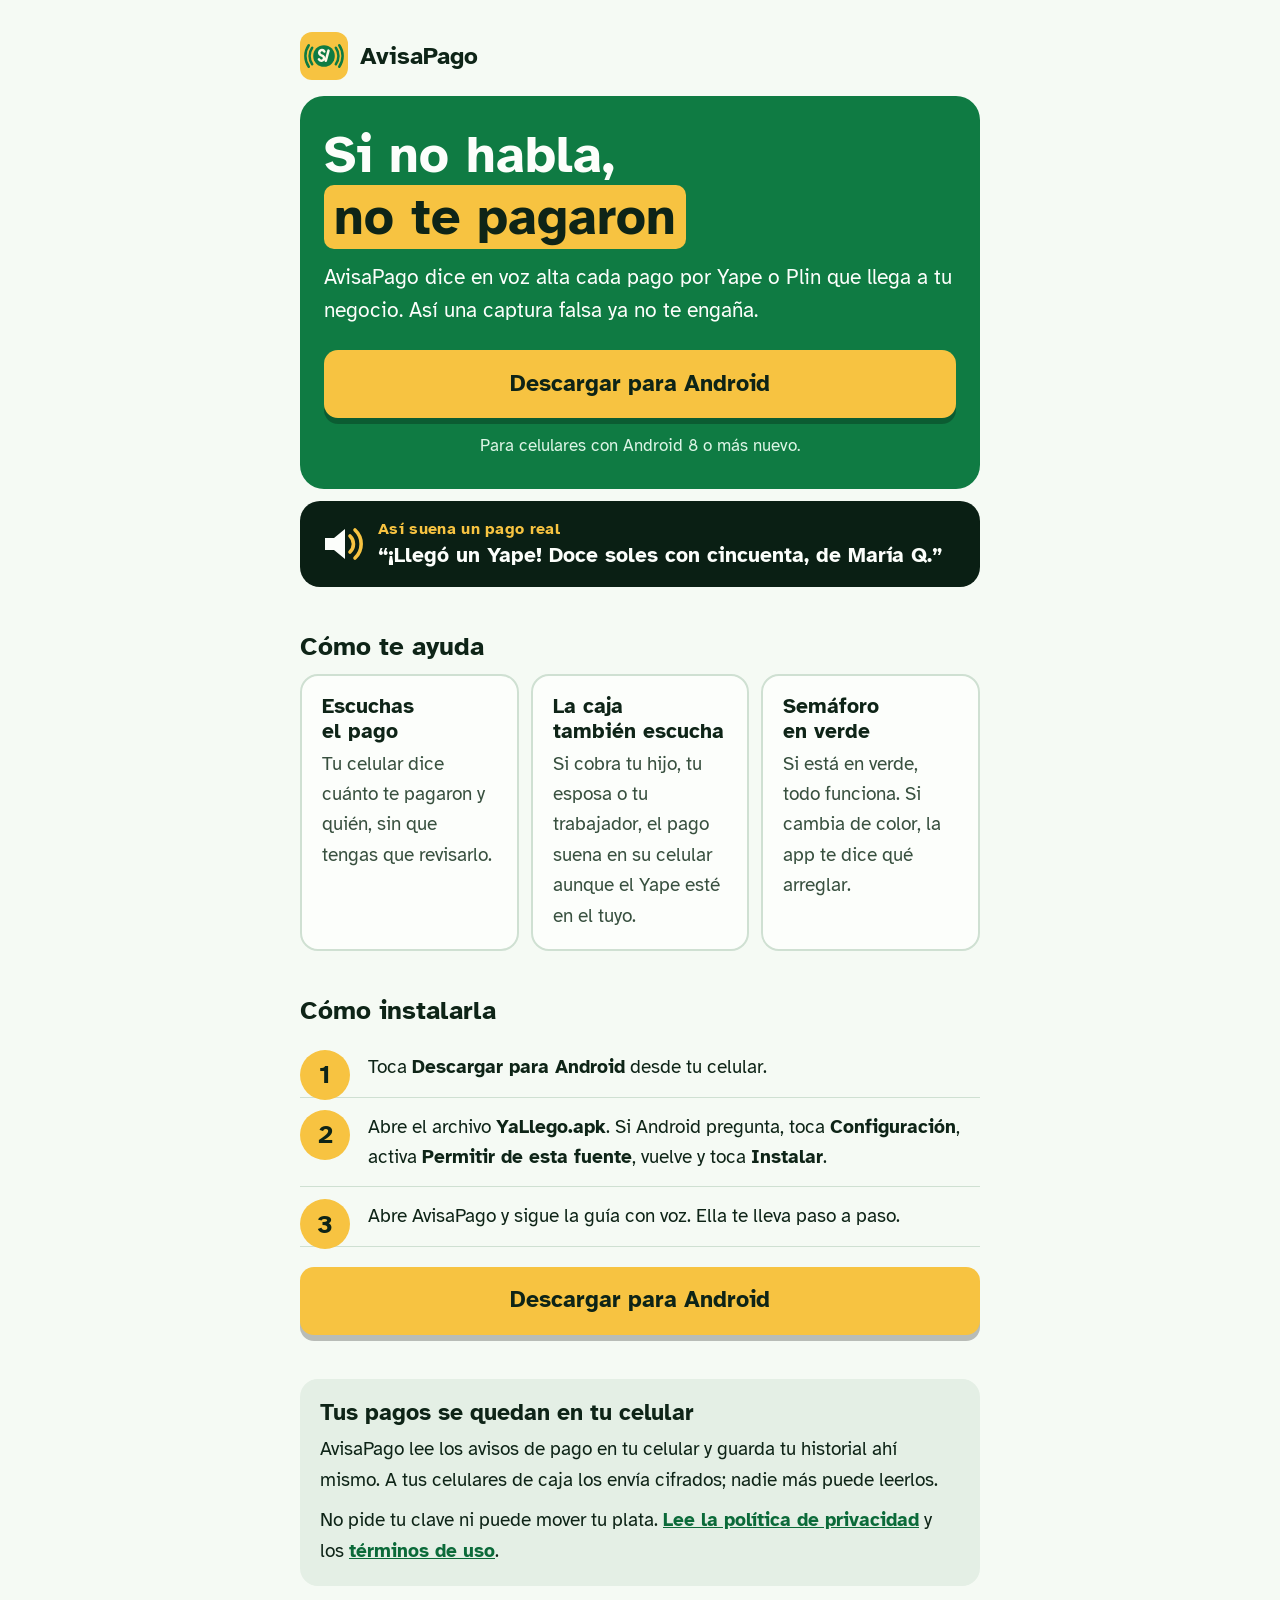
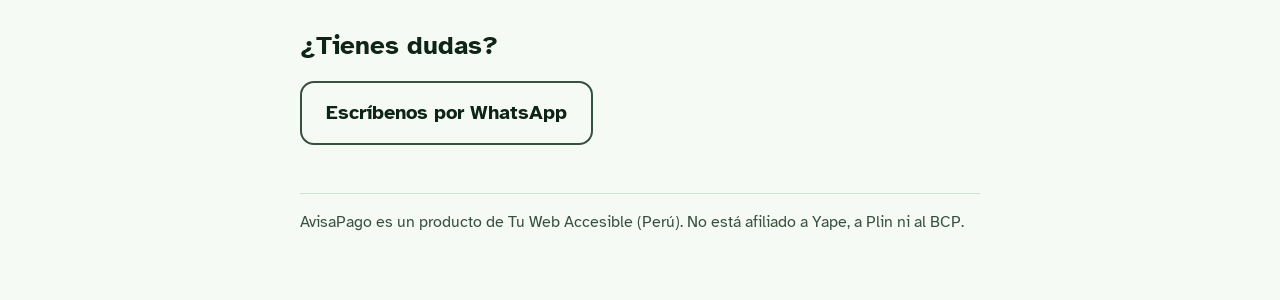
<file: index.html>
<!doctype html>
<html lang="es-PE">
<head>
<meta charset="utf-8"><meta name="viewport" content="width=device-width,initial-scale=1">
<title>AvisaPago: escucha cada pago que llega a tu negocio</title>
<meta name="description" content="AvisaPago te avisa en voz alta cada pago por Yape o Plin, también en el celular de tu caja. Si no habla, no te pagaron.">
<meta name="theme-color" content="#0F7B43">
<meta property="og:type" content="website">
<meta property="og:locale" content="es_PE">
<meta property="og:title" content="AvisaPago: si no habla, no te pagaron">
<meta property="og:description" content="Tu celular dice en voz alta cada pago que llega a tu negocio, también en el celular de tu caja.">
<meta property="og:url" content="https://manoly24096.github.io/yapevoz-descargas/">
<meta property="og:image" content="https://manoly24096.github.io/yapevoz-descargas/compartir.png">
<meta property="og:image:width" content="1200"><meta property="og:image:height" content="630">
<meta name="twitter:card" content="summary_large_image">
<link rel="icon" href="icono.svg" type="image/svg+xml">
<link rel="preconnect" href="https://fonts.googleapis.com"><link rel="preconnect" href="https://fonts.gstatic.com" crossorigin><link href="https://fonts.googleapis.com/css2?family=Atkinson+Hyperlegible:wght@400;700&display=swap" rel="stylesheet">
<link rel="stylesheet" href="estilo.css">
</head>
<body><main>

<!-- Navegadores dentro de apps (TikTok, Facebook, Instagram…) bloquean la descarga del APK sin avisar. -->
<section id="dentro-app" class="dentro-app" hidden>
<h2>Ábrelo en Chrome para descargar</h2>
<p id="aviso-texto">Estás viendo esta página dentro de <b id="app-nombre">otra app</b>, y desde aquí Android no deja descargar AvisaPago.</p>
<a id="abrir-chrome" class="boton grande" href="#">Abrir en Chrome</a>
<button id="copiar-enlace" class="boton linea" type="button">Copiar enlace</button>
<p class="nota">¿No se abre? Toca <b>⋯</b> arriba a la derecha y elige <b>Abrir en el navegador</b>. O copia el enlace y pégalo en Chrome.</p>
</section>

<p class="marca">
<svg viewBox="14 14 80 80" aria-hidden="true"><rect x="14" y="14" width="80" height="80" rx="20" fill="#F7C341"/><path fill="#0F7B43" d="M54,36A18,18 0 1,1 54,72A18,18 0 1,1 54,36Z"/><path d="M54.5,46.5A4.5,4.5 0 1,0 50,53A4.5,4.5 0 1,1 45.5,59.5M57,62L61.5,45" fill="none" stroke="#FFF8E7" stroke-width="4.2" stroke-linecap="round" stroke-linejoin="round"/><path d="M73.7,40.2A24,24 0 0,1 73.7,67.8M79.4,36.2A31,31 0 0,1 79.4,71.8M34.3,40.2A24,24 0 0,0 34.3,67.8M28.6,36.2A31,31 0 0,0 28.6,71.8" fill="none" stroke="#0F7B43" stroke-width="4.2" stroke-linecap="round"/></svg>
AvisaPago
</p>

<section class="portada">
<h1>Si no habla, <span>no te pagaron</span></h1>
<p>AvisaPago dice en voz alta cada pago por Yape o Plin que llega a tu negocio. Así una captura falsa ya no te engaña.</p>
<a class="boton grande" href="https://github.com/manoly24096/yapevoz-descargas/releases/latest/download/YaLlego.apk">Descargar para Android</a>
<p class="nota">Para celulares con Android 8 o más nuevo.</p>
<p class="nota" id="desde-app" hidden><a href="#dentro-app" id="ver-ayuda">¿Lo abriste desde TikTok, Facebook o Instagram? Toca aquí</a></p>
</section>

<div class="voz">
<svg viewBox="0 0 44 44" aria-hidden="true"><path d="M5 16h9l11-9v30l-11-9H5z" fill="#FCFEFB"/><path d="M30 14a11 11 0 0 1 0 16M35 8a19 19 0 0 1 0 28" fill="none" stroke="#F7C341" stroke-width="3.6" stroke-linecap="round"/></svg>
<p><small>Así suena un pago real</small>“¡Llegó un Yape! Doce soles con cincuenta, de María Q.”</p>
</div>

<h2>Cómo te ayuda</h2>
<ul class="puntos">
<li><h3>Escuchas el pago</h3><p>Tu celular dice cuánto te pagaron y quién, sin que tengas que revisarlo.</p></li>
<li><h3>La caja también escucha</h3><p>Si cobra tu hijo, tu esposa o tu trabajador, el pago suena en su celular aunque el Yape esté en el tuyo.</p></li>
<li><h3>Semáforo en verde</h3><p>Si está en verde, todo funciona. Si cambia de color, la app te dice qué arreglar.</p></li>
</ul>

<h2>Cómo instalarla</h2>
<ol class="pasos">
<li>Toca <b>Descargar para Android</b> desde tu celular.</li>
<li>Abre el archivo <b>YaLlego.apk</b>. Si Android pregunta, toca <b>Configuración</b>, activa <b>Permitir de esta fuente</b>, vuelve y toca <b>Instalar</b>.</li>
<li>Abre AvisaPago y sigue la guía con voz. Ella te lleva paso a paso.</li>
</ol>
<a class="boton grande" href="https://github.com/manoly24096/yapevoz-descargas/releases/latest/download/YaLlego.apk">Descargar para Android</a>

<section class="confianza">
<h2>Tus pagos se quedan en tu celular</h2>
<p>AvisaPago lee los avisos de pago en tu celular y guarda tu historial ahí mismo. A tus celulares de caja los envía cifrados; nadie más puede leerlos.</p>
<p>No pide tu clave ni puede mover tu plata. <a href="privacidad.html">Lee la política de privacidad</a> y los <a href="terminos.html">términos de uso</a>.</p>
</section>

<h2>¿Tienes dudas?</h2>
<a class="boton linea" href="https://wa.me/51921773497?text=Hola%2C%20quiero%20informaci%C3%B3n%20de%20AvisaPago">Escríbenos por WhatsApp</a>

<footer>AvisaPago es un producto de Tu Web Accesible (Perú). No está afiliado a Yape, a Plin ni al BCP.</footer>
</main>
<script>
(function () {
  var ua = navigator.userAgent || '';
  var url = 'https://manoly24096.github.io/yapevoz-descargas/';
  var aviso = document.getElementById('dentro-app');
  var titulo = aviso.querySelector('h2');
  var texto = document.getElementById('aviso-texto');

  // Diagnóstico: abrir la web con #ua muestra cómo se identifica el navegador (para soporte).
  if (location.hash === '#ua') {
    var d = document.createElement('p'); d.className = 'nota'; d.style.wordBreak = 'break-all';
    d.textContent = ua; document.querySelector('main').prepend(d);
  }
  if (!/Android/i.test(ua)) return;

  document.getElementById('abrir-chrome').href = 'intent://manoly24096.github.io/yapevoz-descargas/#Intent;scheme=https;package=com.android.chrome;S.browser_fallback_url=' + encodeURIComponent(url) + ';end';
  var copiar = document.getElementById('copiar-enlace');
  copiar.addEventListener('click', function () {
    var listo = function () { copiar.textContent = 'Enlace copiado ✓'; };
    if (navigator.clipboard) navigator.clipboard.writeText(url).then(listo, function () { prompt('Copia este enlace:', url); });
    else prompt('Copia este enlace:', url);
  });
  function mostrar() { aviso.hidden = false; aviso.scrollIntoView({ behavior: 'smooth', block: 'start' }); }

  // 0) Enlace fijo bajo el botón (siempre en Android): no depende de reconocer el navegador.
  var desde = document.getElementById('desde-app');
  desde.hidden = false;
  function generico(t, extra) {
    titulo.textContent = t;
    texto.textContent = 'Desde TikTok, Facebook o Instagram Android no deja descargar AvisaPago. Ábrelo en Chrome y toca Descargar ahí.' + (extra || '');
  }
  document.getElementById('ver-ayuda').addEventListener('click', function (e) {
    e.preventDefault(); desde.hidden = true; generico('Ábrelo en Chrome para descargar'); mostrar();
  });

  // 1) Navegador dentro de una app conocida: se avisa desde el inicio y Descargar lleva al aviso.
  var apps = [[/musical_ly|Bytedance|TikTok|trill_|aweme/i, 'TikTok'], [/FBAN|FBAV|FB_IAB|FBIOS/i, 'Facebook'],
    [/Instagram/i, 'Instagram'], [/Snapchat/i, 'Snapchat'], [/\bLine\//i, 'LINE'], [/; wv\)/, 'otra app']];
  var nombre = null;
  for (var i = 0; i < apps.length; i++) if (apps[i][0].test(ua)) { nombre = apps[i][1]; break; }
  var botones = document.querySelectorAll('a[href$="YaLlego.apk"]');
  if (nombre) {
    document.getElementById('app-nombre').textContent = nombre;
    desde.hidden = true;
    aviso.hidden = false;
    for (var j = 0; j < botones.length; j++) botones[j].addEventListener('click', function (e) { e.preventDefault(); mostrar(); });
    return;
  }

  // 2) Si no se reconoce el navegador: tras tocar Descargar, si a los 4 s la página sigue a la vista,
  //    se ofrece la misma ayuda (en Chrome normal la descarga ya empezó y el aviso no estorba).
  for (var k = 0; k < botones.length; k++) botones[k].addEventListener('click', function () {
    setTimeout(function () {
      if (document.visibilityState !== 'visible' || !aviso.hidden) return;
      generico('¿No empezó la descarga?', ' Si la descarga sí empezó, ignora este aviso.');
      desde.hidden = true;
      mostrar();
    }, 4000);
  });
})();
</script>
</body></html>
</file>
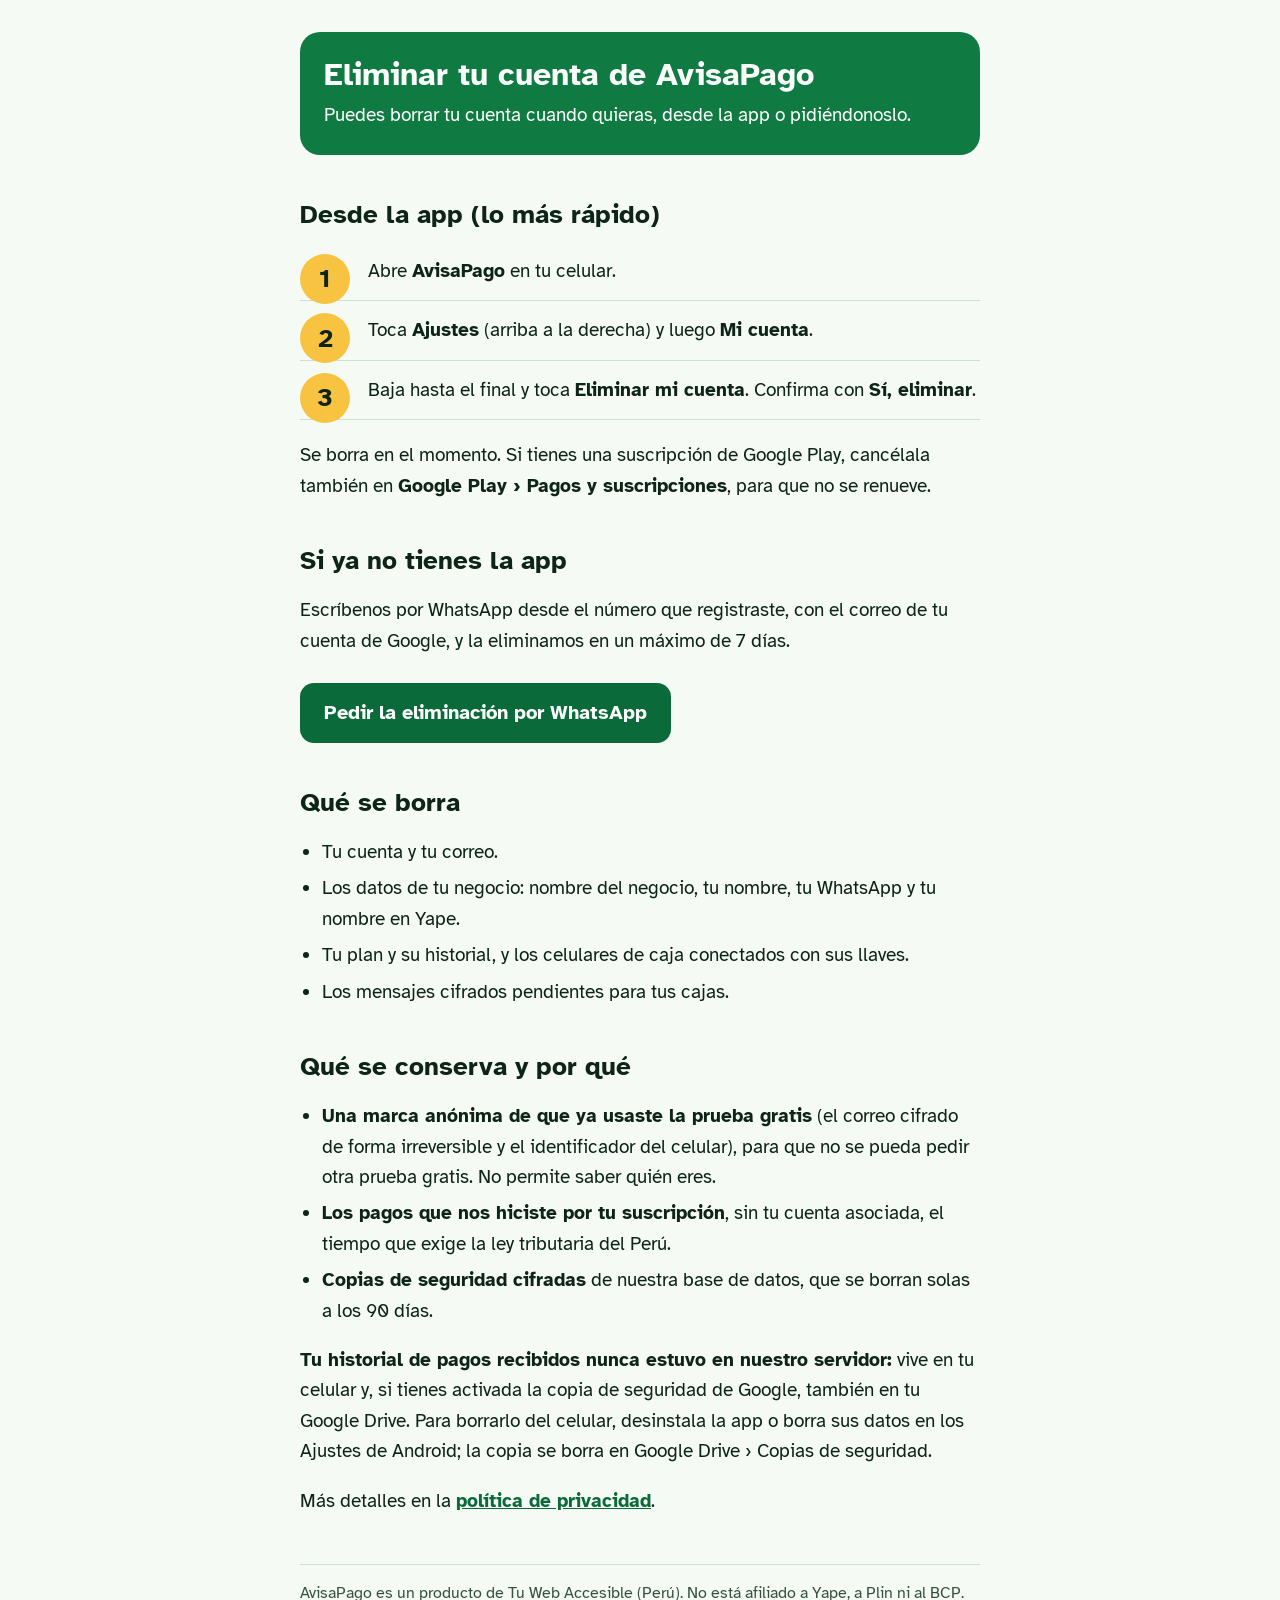
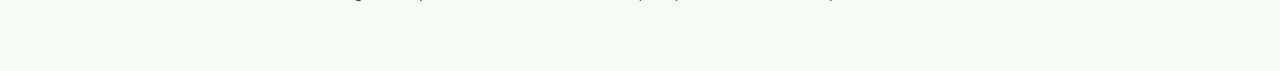
<file: eliminar-cuenta.html>
<!doctype html>
<html lang="es-PE">
<head>
<meta charset="utf-8"><meta name="viewport" content="width=device-width,initial-scale=1">
<title>Eliminar tu cuenta · AvisaPago</title>
<meta name="description" content="Cómo eliminar tu cuenta de AvisaPago y qué datos se borran.">
<meta name="theme-color" content="#0F7B43">
<link rel="icon" href="icono.svg" type="image/svg+xml">
<link rel="preconnect" href="https://fonts.googleapis.com"><link href="https://fonts.googleapis.com/css2?family=Atkinson+Hyperlegible:wght@400;700&display=swap" rel="stylesheet">
<link rel="stylesheet" href="estilo.css">
</head>
<body><main>
<header><h1>Eliminar tu cuenta de AvisaPago</h1><p>Puedes borrar tu cuenta cuando quieras, desde la app o pidiéndonoslo.</p></header>

<h2>Desde la app (lo más rápido)</h2>
<ol class="pasos">
<li>Abre <b>AvisaPago</b> en tu celular.</li>
<li>Toca <b>Ajustes</b> (arriba a la derecha) y luego <b>Mi cuenta</b>.</li>
<li>Baja hasta el final y toca <b>Eliminar mi cuenta</b>. Confirma con <b>Sí, eliminar</b>.</li>
</ol>
<p>Se borra en el momento. Si tienes una suscripción de Google Play, cancélala también en <b>Google Play › Pagos y suscripciones</b>, para que no se renueve.</p>

<h2>Si ya no tienes la app</h2>
<p>Escríbenos por WhatsApp desde el número que registraste, con el correo de tu cuenta de Google, y la eliminamos en un máximo de 7 días.</p>
<a class="boton" href="https://wa.me/51921773497?text=Hola%2C%20quiero%20eliminar%20mi%20cuenta%20de%20AvisaPago.%20Mi%20correo%20es%3A%20">Pedir la eliminación por WhatsApp</a>

<h2>Qué se borra</h2>
<ul>
<li>Tu cuenta y tu correo.</li>
<li>Los datos de tu negocio: nombre del negocio, tu nombre, tu WhatsApp y tu nombre en Yape.</li>
<li>Tu plan y su historial, y los celulares de caja conectados con sus llaves.</li>
<li>Los mensajes cifrados pendientes para tus cajas.</li>
</ul>

<h2>Qué se conserva y por qué</h2>
<ul>
<li><strong>Una marca anónima de que ya usaste la prueba gratis</strong> (el correo cifrado de forma irreversible y el identificador del celular), para que no se pueda pedir otra prueba gratis. No permite saber quién eres.</li>
<li><strong>Los pagos que nos hiciste por tu suscripción</strong>, sin tu cuenta asociada, el tiempo que exige la ley tributaria del Perú.</li>
<li><strong>Copias de seguridad cifradas</strong> de nuestra base de datos, que se borran solas a los 90 días.</li>
</ul>
<p><strong>Tu historial de pagos recibidos nunca estuvo en nuestro servidor:</strong> vive en tu celular y, si tienes activada la copia de seguridad de Google, también en tu Google Drive. Para borrarlo del celular, desinstala la app o borra sus datos en los Ajustes de Android; la copia se borra en Google Drive › Copias de seguridad.</p>

<p>Más detalles en la <a href="privacidad.html">política de privacidad</a>.</p>
<footer>AvisaPago es un producto de Tu Web Accesible (Perú). No está afiliado a Yape, a Plin ni al BCP.</footer>
</main></body></html>
</file>
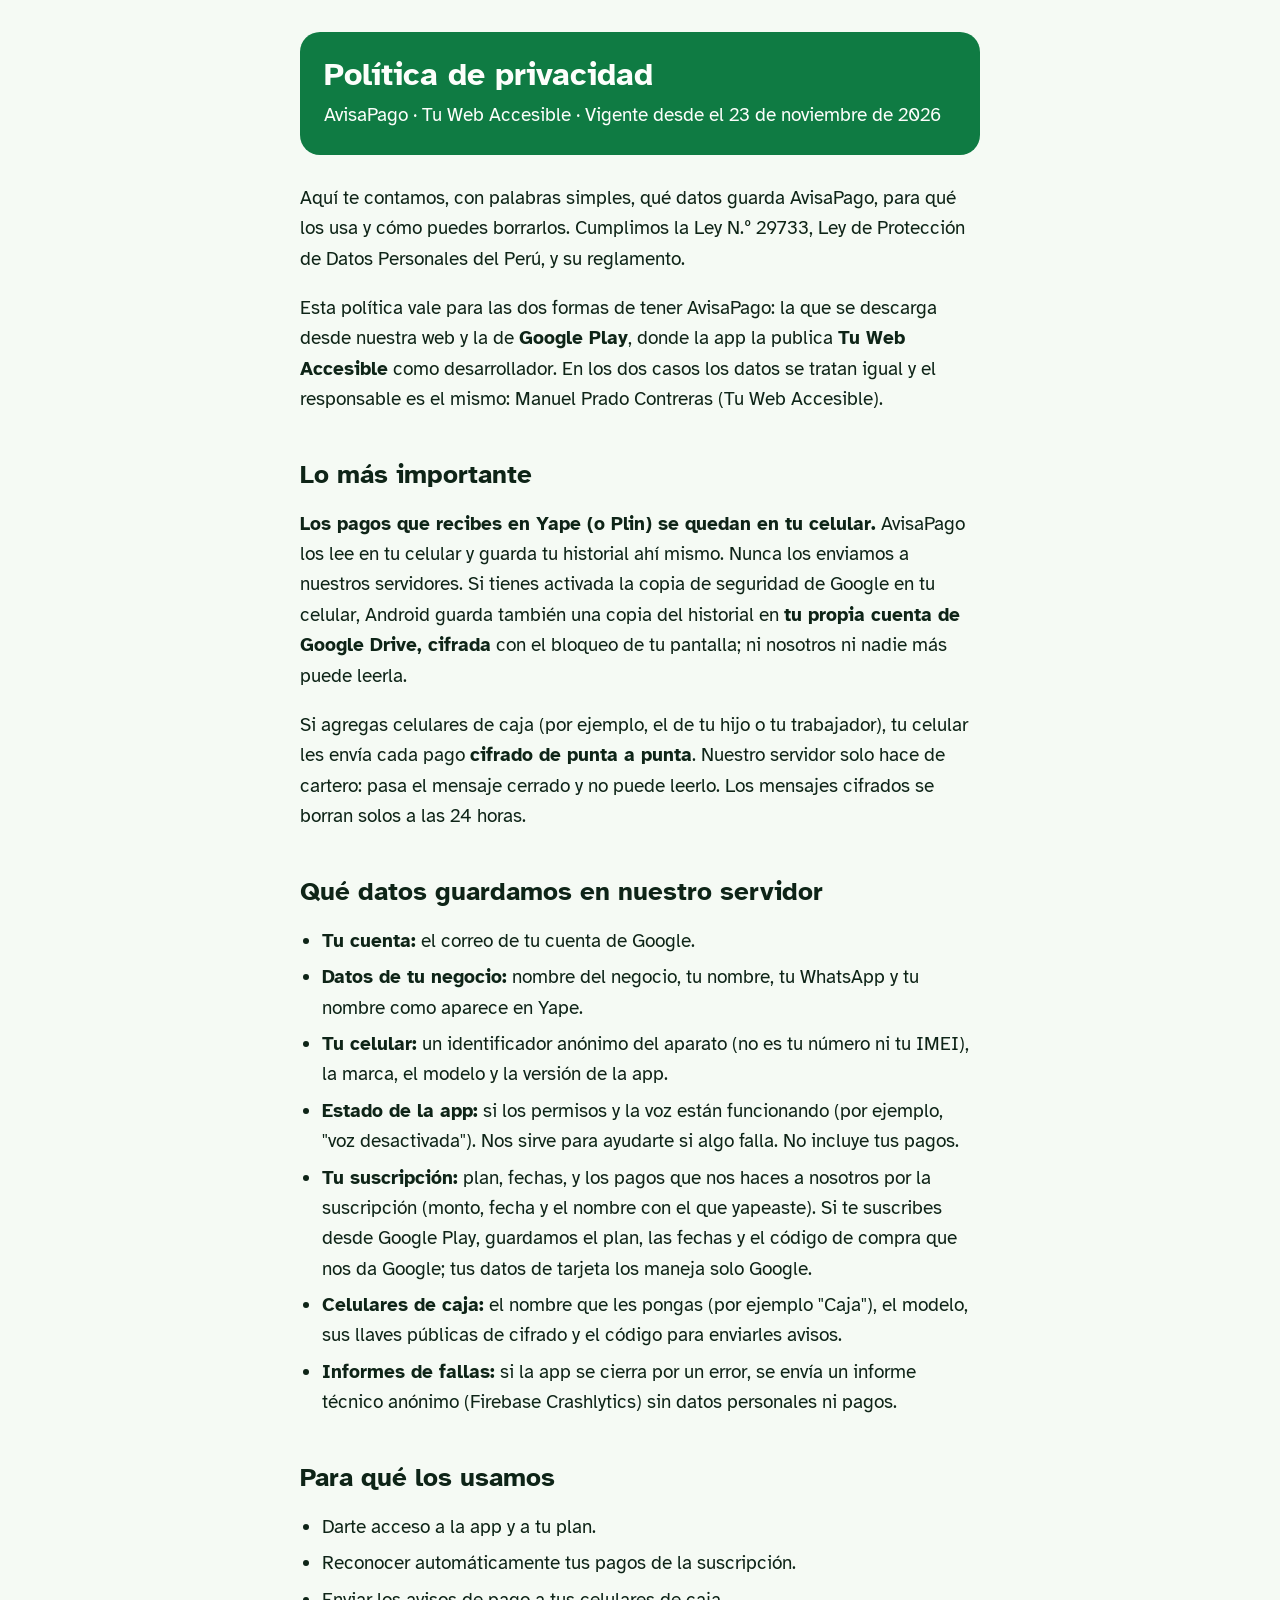
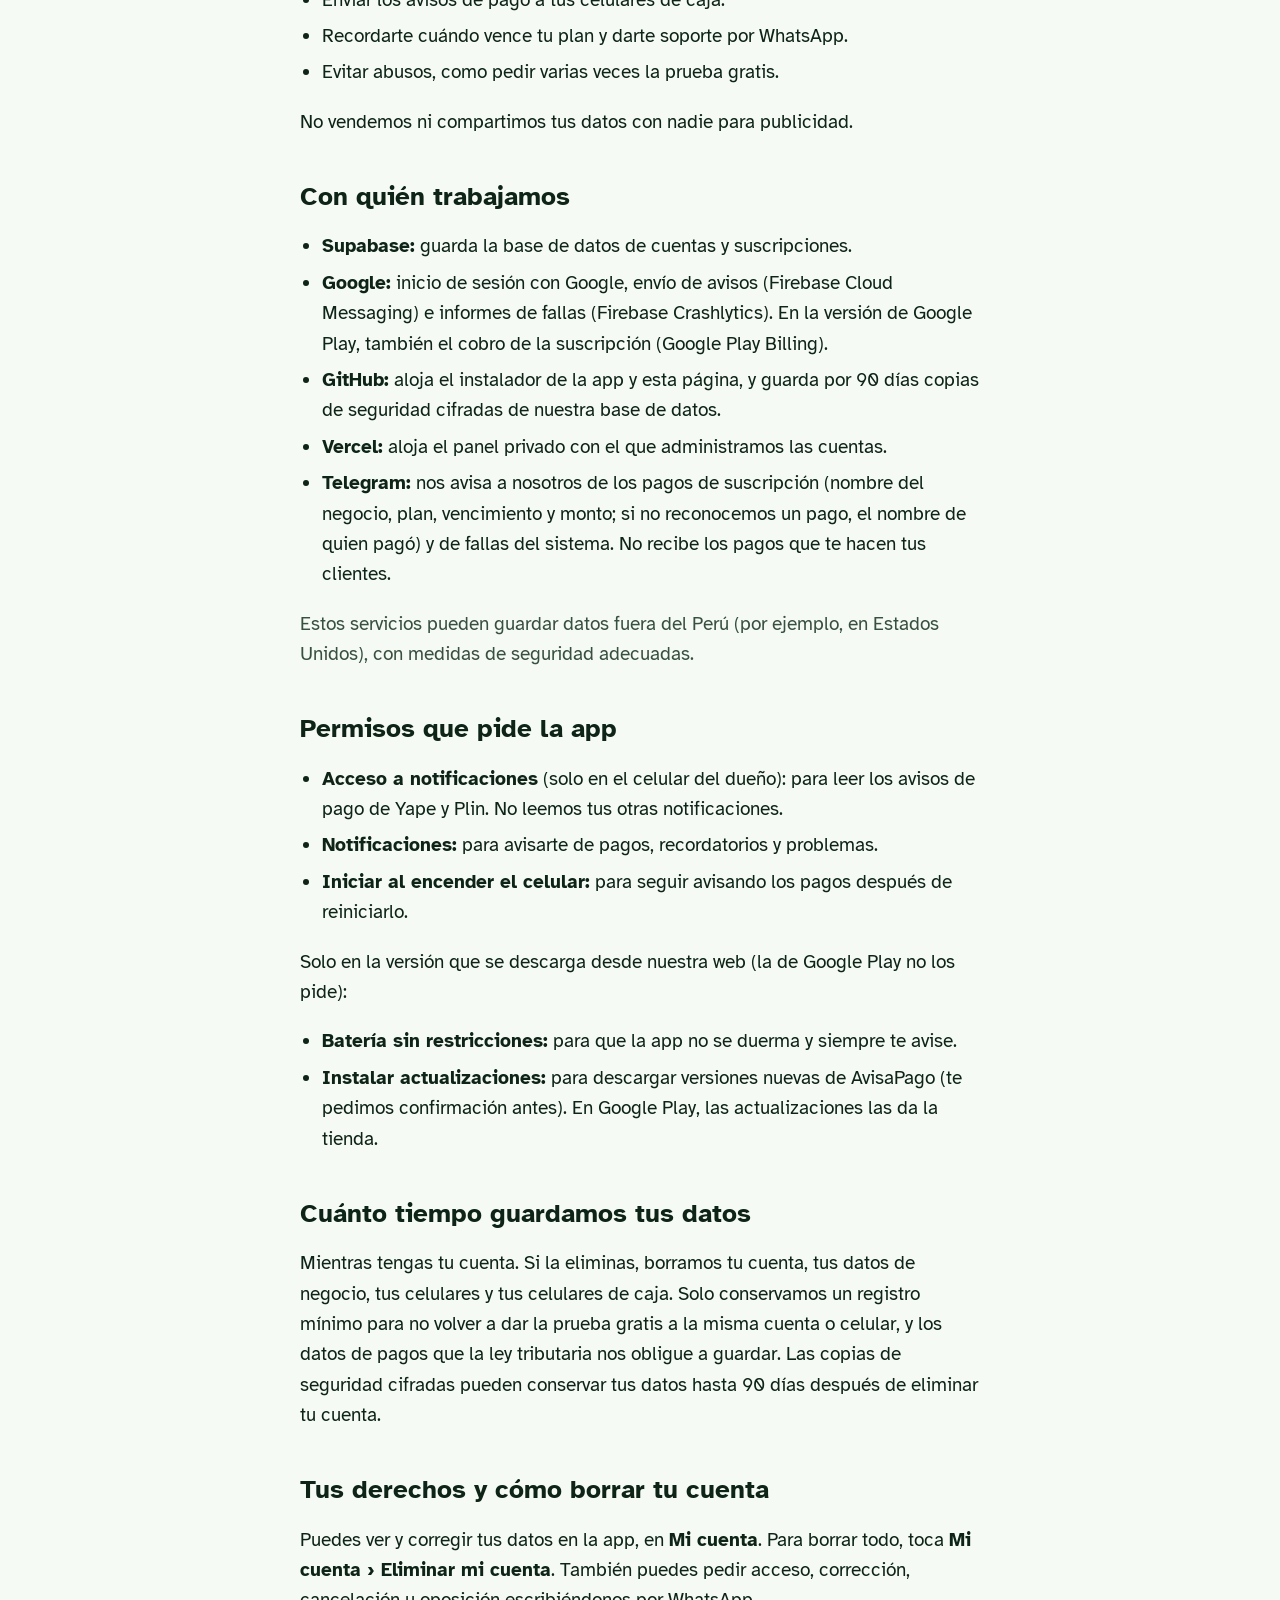
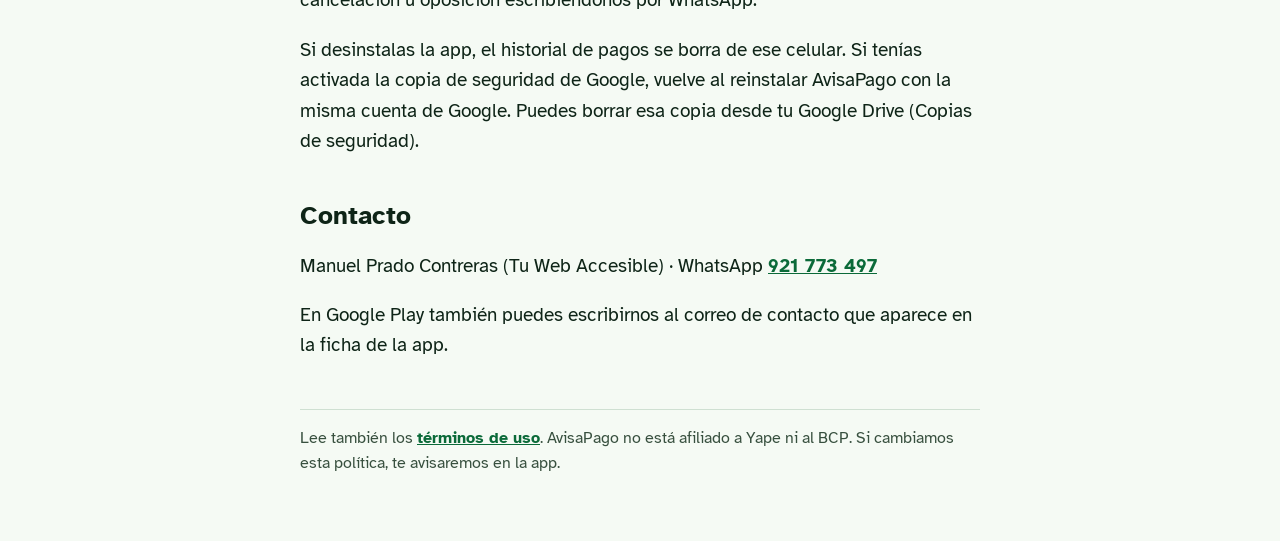
<file: privacidad.html>
<!doctype html>
<html lang="es-PE">
<head>
<meta charset="utf-8"><meta name="viewport" content="width=device-width,initial-scale=1">
<title>Privacidad · AvisaPago</title>
<meta name="description" content="Qué datos guarda AvisaPago, para qué y cómo borrarlos.">
<link rel="preconnect" href="https://fonts.googleapis.com"><link href="https://fonts.googleapis.com/css2?family=Atkinson+Hyperlegible:wght@400;700&display=swap" rel="stylesheet">
<link rel="stylesheet" href="estilo.css">
</head>
<body><main>
<header><h1>Política de privacidad</h1><p>AvisaPago · Tu Web Accesible · Vigente desde el 23 de noviembre de 2026</p></header>

<p>Aquí te contamos, con palabras simples, qué datos guarda AvisaPago, para qué los usa y cómo puedes borrarlos. Cumplimos la Ley N.º 29733, Ley de Protección de Datos Personales del Perú, y su reglamento.</p>
<p>Esta política vale para las dos formas de tener AvisaPago: la que se descarga desde nuestra web y la de <strong>Google Play</strong>, donde la app la publica <strong>Tu Web Accesible</strong> como desarrollador. En los dos casos los datos se tratan igual y el responsable es el mismo: Manuel Prado Contreras (Tu Web Accesible).</p>

<h2>Lo más importante</h2>
<p><strong>Los pagos que recibes en Yape (o Plin) se quedan en tu celular.</strong> AvisaPago los lee en tu celular y guarda tu historial ahí mismo. Nunca los enviamos a nuestros servidores. Si tienes activada la copia de seguridad de Google en tu celular, Android guarda también una copia del historial en <strong>tu propia cuenta de Google Drive, cifrada</strong> con el bloqueo de tu pantalla; ni nosotros ni nadie más puede leerla.</p>
<p>Si agregas celulares de caja (por ejemplo, el de tu hijo o tu trabajador), tu celular les envía cada pago <strong>cifrado de punta a punta</strong>. Nuestro servidor solo hace de cartero: pasa el mensaje cerrado y no puede leerlo. Los mensajes cifrados se borran solos a las 24 horas.</p>

<h2>Qué datos guardamos en nuestro servidor</h2>
<ul>
<li><strong>Tu cuenta:</strong> el correo de tu cuenta de Google.</li>
<li><strong>Datos de tu negocio:</strong> nombre del negocio, tu nombre, tu WhatsApp y tu nombre como aparece en Yape.</li>
<li><strong>Tu celular:</strong> un identificador anónimo del aparato (no es tu número ni tu IMEI), la marca, el modelo y la versión de la app.</li>
<li><strong>Estado de la app:</strong> si los permisos y la voz están funcionando (por ejemplo, "voz desactivada"). Nos sirve para ayudarte si algo falla. No incluye tus pagos.</li>
<li><strong>Tu suscripción:</strong> plan, fechas, y los pagos que nos haces a nosotros por la suscripción (monto, fecha y el nombre con el que yapeaste). Si te suscribes desde Google Play, guardamos el plan, las fechas y el código de compra que nos da Google; tus datos de tarjeta los maneja solo Google.</li>
<li><strong>Celulares de caja:</strong> el nombre que les pongas (por ejemplo "Caja"), el modelo, sus llaves públicas de cifrado y el código para enviarles avisos.</li>
<li><strong>Informes de fallas:</strong> si la app se cierra por un error, se envía un informe técnico anónimo (Firebase Crashlytics) sin datos personales ni pagos.</li>
</ul>

<h2>Para qué los usamos</h2>
<ul>
<li>Darte acceso a la app y a tu plan.</li>
<li>Reconocer automáticamente tus pagos de la suscripción.</li>
<li>Enviar los avisos de pago a tus celulares de caja.</li>
<li>Recordarte cuándo vence tu plan y darte soporte por WhatsApp.</li>
<li>Evitar abusos, como pedir varias veces la prueba gratis.</li>
</ul>
<p>No vendemos ni compartimos tus datos con nadie para publicidad.</p>

<h2>Con quién trabajamos</h2>
<ul>
<li><strong>Supabase:</strong> guarda la base de datos de cuentas y suscripciones.</li>
<li><strong>Google:</strong> inicio de sesión con Google, envío de avisos (Firebase Cloud Messaging) e informes de fallas (Firebase Crashlytics). En la versión de Google Play, también el cobro de la suscripción (Google Play Billing).</li>
<li><strong>GitHub:</strong> aloja el instalador de la app y esta página, y guarda por 90 días copias de seguridad cifradas de nuestra base de datos.</li>
<li><strong>Vercel:</strong> aloja el panel privado con el que administramos las cuentas.</li>
<li><strong>Telegram:</strong> nos avisa a nosotros de los pagos de suscripción (nombre del negocio, plan, vencimiento y monto; si no reconocemos un pago, el nombre de quien pagó) y de fallas del sistema. No recibe los pagos que te hacen tus clientes.</li>
</ul>
<p class="nota">Estos servicios pueden guardar datos fuera del Perú (por ejemplo, en Estados Unidos), con medidas de seguridad adecuadas.</p>

<h2>Permisos que pide la app</h2>
<ul>
<li><strong>Acceso a notificaciones</strong> (solo en el celular del dueño): para leer los avisos de pago de Yape y Plin. No leemos tus otras notificaciones.</li>
<li><strong>Notificaciones:</strong> para avisarte de pagos, recordatorios y problemas.</li>
<li><strong>Iniciar al encender el celular:</strong> para seguir avisando los pagos después de reiniciarlo.</li>
</ul>
<p>Solo en la versión que se descarga desde nuestra web (la de Google Play no los pide):</p>
<ul>
<li><strong>Batería sin restricciones:</strong> para que la app no se duerma y siempre te avise.</li>
<li><strong>Instalar actualizaciones:</strong> para descargar versiones nuevas de AvisaPago (te pedimos confirmación antes). En Google Play, las actualizaciones las da la tienda.</li>
</ul>

<h2>Cuánto tiempo guardamos tus datos</h2>
<p>Mientras tengas tu cuenta. Si la eliminas, borramos tu cuenta, tus datos de negocio, tus celulares y tus celulares de caja. Solo conservamos un registro mínimo para no volver a dar la prueba gratis a la misma cuenta o celular, y los datos de pagos que la ley tributaria nos obligue a guardar. Las copias de seguridad cifradas pueden conservar tus datos hasta 90 días después de eliminar tu cuenta.</p>

<h2>Tus derechos y cómo borrar tu cuenta</h2>
<p>Puedes ver y corregir tus datos en la app, en <strong>Mi cuenta</strong>. Para borrar todo, toca <strong>Mi cuenta › Eliminar mi cuenta</strong>. También puedes pedir acceso, corrección, cancelación u oposición escribiéndonos por WhatsApp.</p>
<p>Si desinstalas la app, el historial de pagos se borra de ese celular. Si tenías activada la copia de seguridad de Google, vuelve al reinstalar AvisaPago con la misma cuenta de Google. Puedes borrar esa copia desde tu Google Drive (Copias de seguridad).</p>

<h2>Contacto</h2>
<p>Manuel Prado Contreras (Tu Web Accesible) · WhatsApp <a href="https://wa.me/51921773497">921 773 497</a></p>
<p>En Google Play también puedes escribirnos al correo de contacto que aparece en la ficha de la app.</p>

<footer>Lee también los <a href="terminos.html">términos de uso</a>. AvisaPago no está afiliado a Yape ni al BCP. Si cambiamos esta política, te avisaremos en la app.</footer>
</main></body></html>
</file>
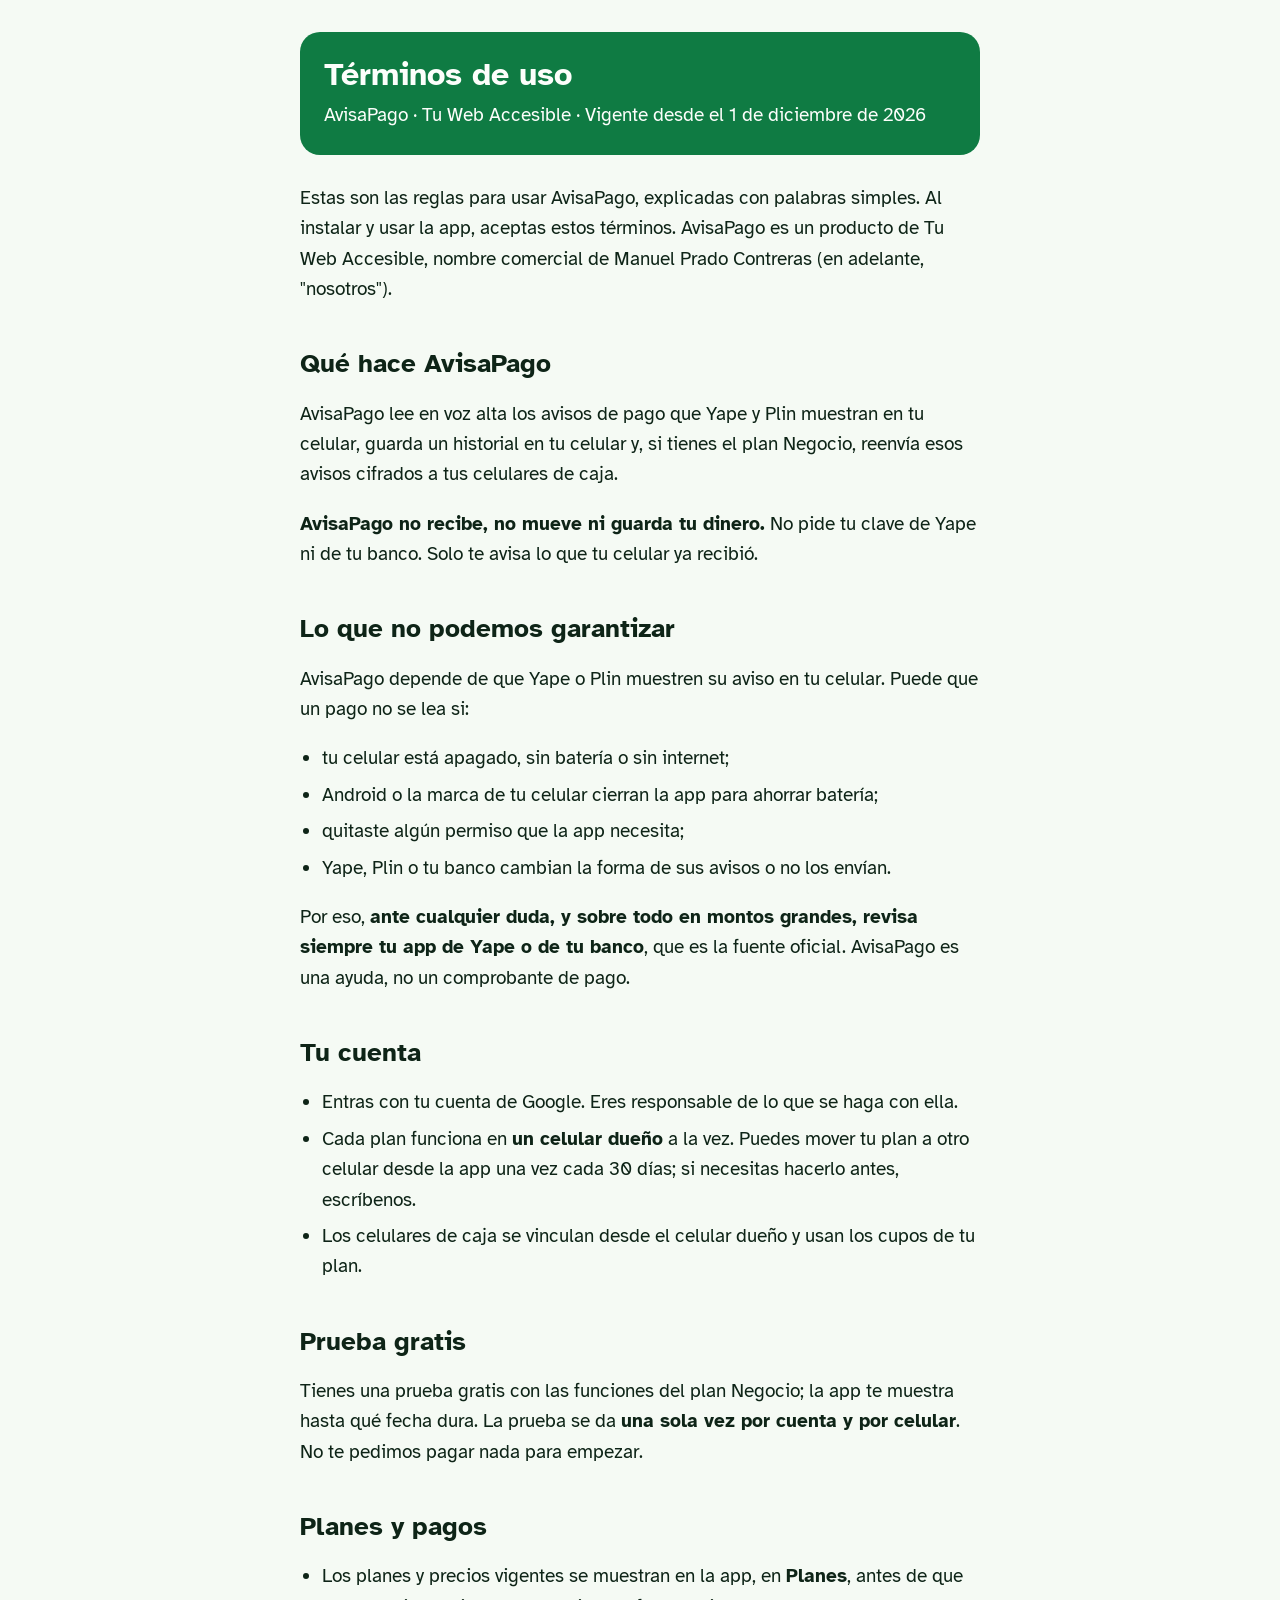
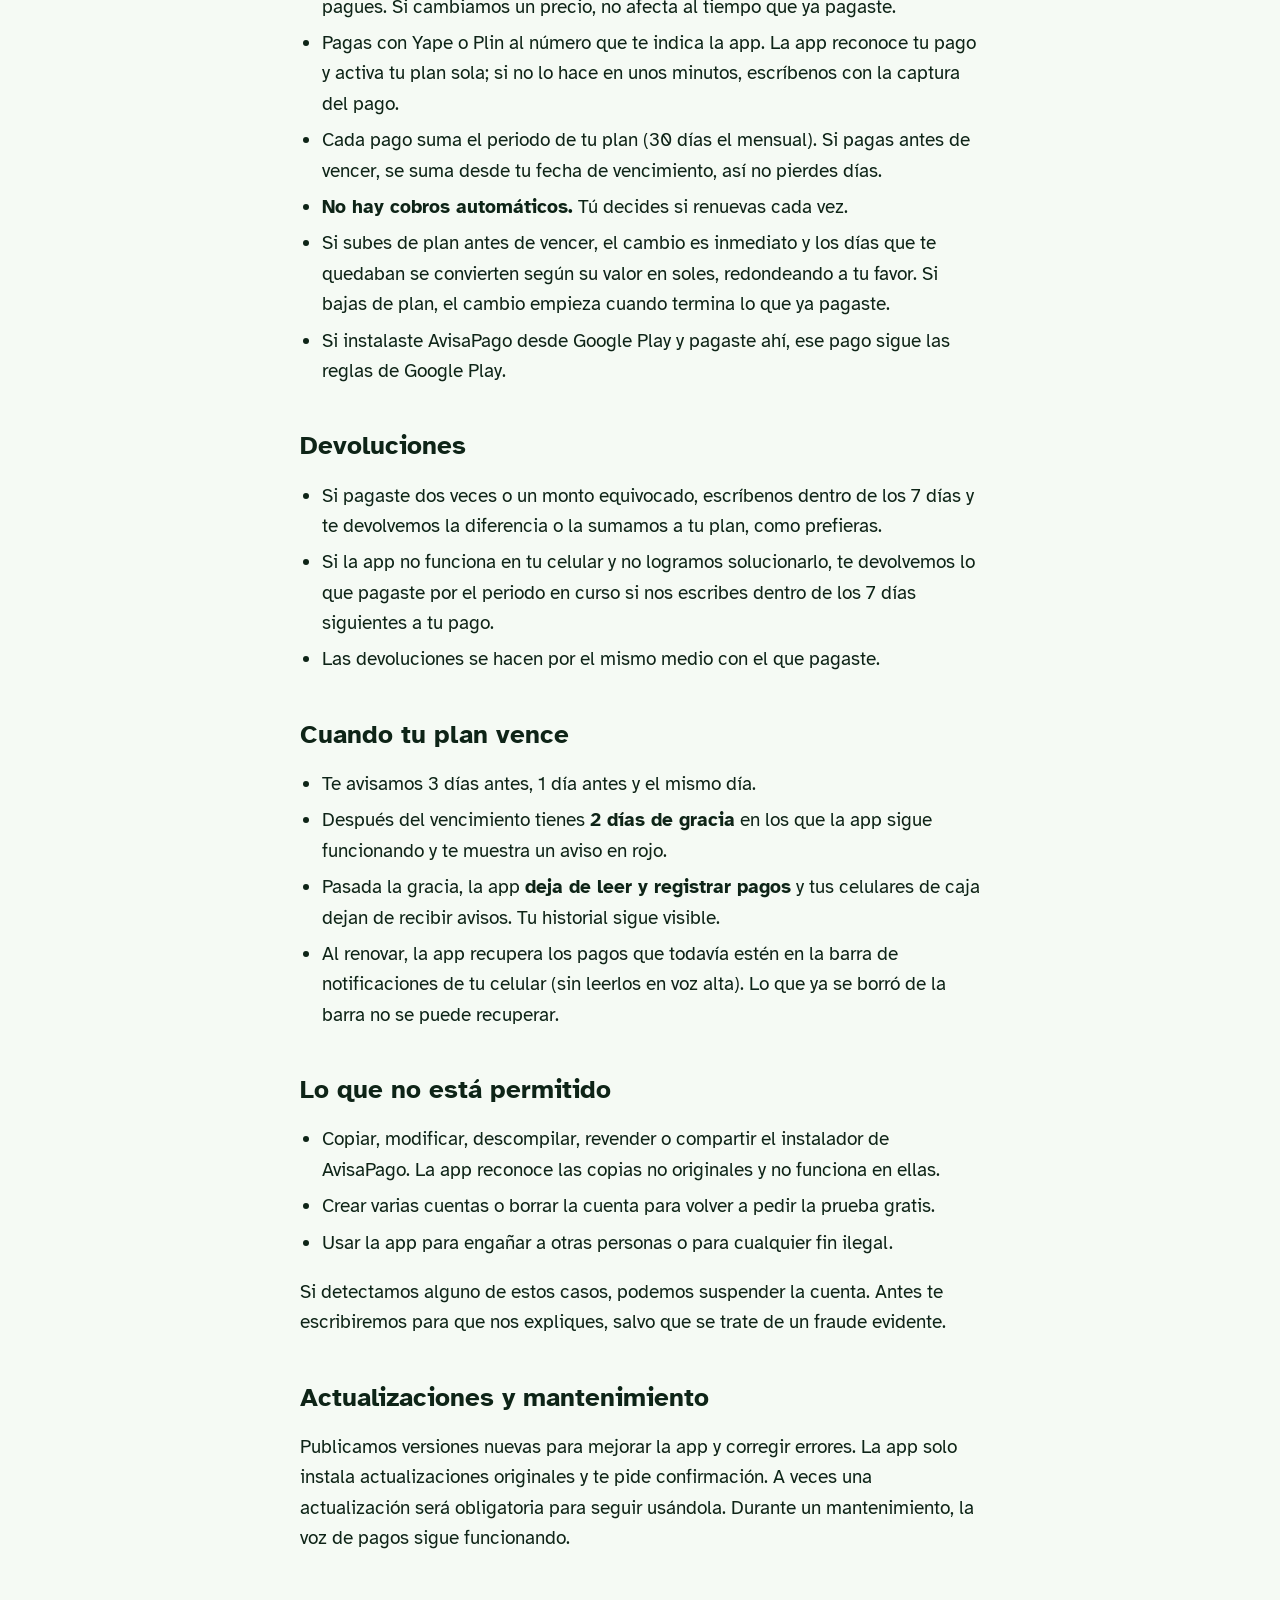
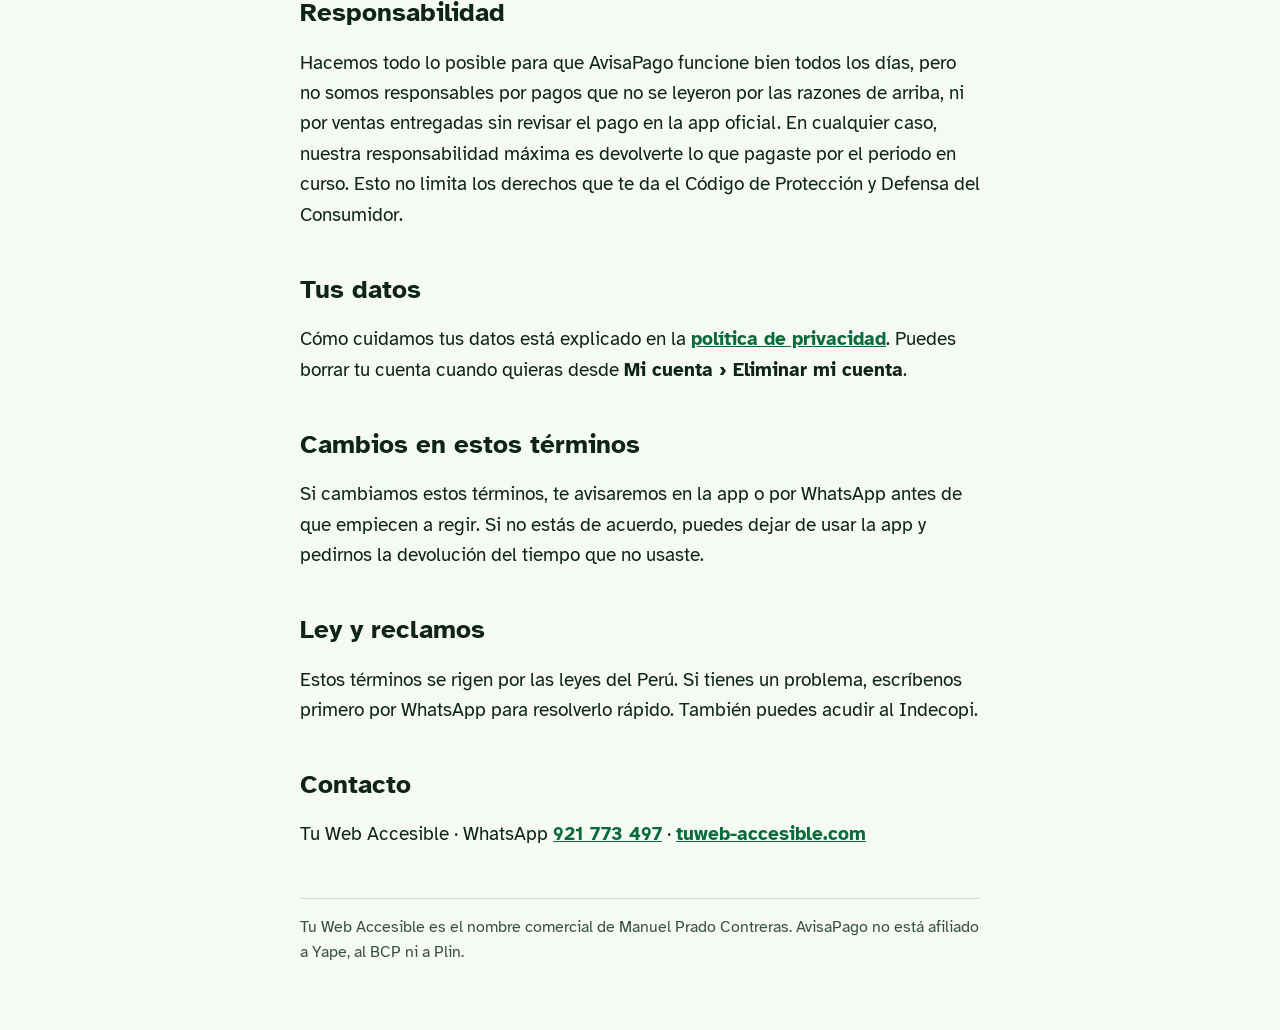
<file: terminos.html>
<!doctype html>
<html lang="es-PE">
<head>
<meta charset="utf-8"><meta name="viewport" content="width=device-width,initial-scale=1">
<title>Términos de uso · AvisaPago</title>
<meta name="description" content="Las reglas para usar AvisaPago: planes, pagos, vencimiento y responsabilidades.">
<link rel="preconnect" href="https://fonts.googleapis.com"><link href="https://fonts.googleapis.com/css2?family=Atkinson+Hyperlegible:wght@400;700&display=swap" rel="stylesheet">
<link rel="stylesheet" href="estilo.css">
</head>
<body><main>
<header><h1>Términos de uso</h1><p>AvisaPago · Tu Web Accesible · Vigente desde el 1 de diciembre de 2026</p></header>

<p>Estas son las reglas para usar AvisaPago, explicadas con palabras simples. Al instalar y usar la app, aceptas estos términos. AvisaPago es un producto de Tu Web Accesible, nombre comercial de Manuel Prado Contreras (en adelante, "nosotros").</p>

<h2>Qué hace AvisaPago</h2>
<p>AvisaPago lee en voz alta los avisos de pago que Yape y Plin muestran en tu celular, guarda un historial en tu celular y, si tienes el plan Negocio, reenvía esos avisos cifrados a tus celulares de caja.</p>
<p><strong>AvisaPago no recibe, no mueve ni guarda tu dinero.</strong> No pide tu clave de Yape ni de tu banco. Solo te avisa lo que tu celular ya recibió.</p>

<h2>Lo que no podemos garantizar</h2>
<p>AvisaPago depende de que Yape o Plin muestren su aviso en tu celular. Puede que un pago no se lea si:</p>
<ul>
<li>tu celular está apagado, sin batería o sin internet;</li>
<li>Android o la marca de tu celular cierran la app para ahorrar batería;</li>
<li>quitaste algún permiso que la app necesita;</li>
<li>Yape, Plin o tu banco cambian la forma de sus avisos o no los envían.</li>
</ul>
<p>Por eso, <strong>ante cualquier duda, y sobre todo en montos grandes, revisa siempre tu app de Yape o de tu banco</strong>, que es la fuente oficial. AvisaPago es una ayuda, no un comprobante de pago.</p>

<h2>Tu cuenta</h2>
<ul>
<li>Entras con tu cuenta de Google. Eres responsable de lo que se haga con ella.</li>
<li>Cada plan funciona en <strong>un celular dueño</strong> a la vez. Puedes mover tu plan a otro celular desde la app una vez cada 30 días; si necesitas hacerlo antes, escríbenos.</li>
<li>Los celulares de caja se vinculan desde el celular dueño y usan los cupos de tu plan.</li>
</ul>

<h2>Prueba gratis</h2>
<p>Tienes una prueba gratis con las funciones del plan Negocio; la app te muestra hasta qué fecha dura. La prueba se da <strong>una sola vez por cuenta y por celular</strong>. No te pedimos pagar nada para empezar.</p>

<h2>Planes y pagos</h2>
<ul>
<li>Los planes y precios vigentes se muestran en la app, en <strong>Planes</strong>, antes de que pagues. Si cambiamos un precio, no afecta al tiempo que ya pagaste.</li>
<li>Pagas con Yape o Plin al número que te indica la app. La app reconoce tu pago y activa tu plan sola; si no lo hace en unos minutos, escríbenos con la captura del pago.</li>
<li>Cada pago suma el periodo de tu plan (30 días el mensual). Si pagas antes de vencer, se suma desde tu fecha de vencimiento, así no pierdes días.</li>
<li><strong>No hay cobros automáticos.</strong> Tú decides si renuevas cada vez.</li>
<li>Si subes de plan antes de vencer, el cambio es inmediato y los días que te quedaban se convierten según su valor en soles, redondeando a tu favor. Si bajas de plan, el cambio empieza cuando termina lo que ya pagaste.</li>
<li>Si instalaste AvisaPago desde Google Play y pagaste ahí, ese pago sigue las reglas de Google Play.</li>
</ul>

<h2>Devoluciones</h2>
<ul>
<li>Si pagaste dos veces o un monto equivocado, escríbenos dentro de los 7 días y te devolvemos la diferencia o la sumamos a tu plan, como prefieras.</li>
<li>Si la app no funciona en tu celular y no logramos solucionarlo, te devolvemos lo que pagaste por el periodo en curso si nos escribes dentro de los 7 días siguientes a tu pago.</li>
<li>Las devoluciones se hacen por el mismo medio con el que pagaste.</li>
</ul>

<h2>Cuando tu plan vence</h2>
<ul>
<li>Te avisamos 3 días antes, 1 día antes y el mismo día.</li>
<li>Después del vencimiento tienes <strong>2 días de gracia</strong> en los que la app sigue funcionando y te muestra un aviso en rojo.</li>
<li>Pasada la gracia, la app <strong>deja de leer y registrar pagos</strong> y tus celulares de caja dejan de recibir avisos. Tu historial sigue visible.</li>
<li>Al renovar, la app recupera los pagos que todavía estén en la barra de notificaciones de tu celular (sin leerlos en voz alta). Lo que ya se borró de la barra no se puede recuperar.</li>
</ul>

<h2>Lo que no está permitido</h2>
<ul>
<li>Copiar, modificar, descompilar, revender o compartir el instalador de AvisaPago. La app reconoce las copias no originales y no funciona en ellas.</li>
<li>Crear varias cuentas o borrar la cuenta para volver a pedir la prueba gratis.</li>
<li>Usar la app para engañar a otras personas o para cualquier fin ilegal.</li>
</ul>
<p>Si detectamos alguno de estos casos, podemos suspender la cuenta. Antes te escribiremos para que nos expliques, salvo que se trate de un fraude evidente.</p>

<h2>Actualizaciones y mantenimiento</h2>
<p>Publicamos versiones nuevas para mejorar la app y corregir errores. La app solo instala actualizaciones originales y te pide confirmación. A veces una actualización será obligatoria para seguir usándola. Durante un mantenimiento, la voz de pagos sigue funcionando.</p>

<h2>Responsabilidad</h2>
<p>Hacemos todo lo posible para que AvisaPago funcione bien todos los días, pero no somos responsables por pagos que no se leyeron por las razones de arriba, ni por ventas entregadas sin revisar el pago en la app oficial. En cualquier caso, nuestra responsabilidad máxima es devolverte lo que pagaste por el periodo en curso. Esto no limita los derechos que te da el Código de Protección y Defensa del Consumidor.</p>

<h2>Tus datos</h2>
<p>Cómo cuidamos tus datos está explicado en la <a href="privacidad.html">política de privacidad</a>. Puedes borrar tu cuenta cuando quieras desde <strong>Mi cuenta › Eliminar mi cuenta</strong>.</p>

<h2>Cambios en estos términos</h2>
<p>Si cambiamos estos términos, te avisaremos en la app o por WhatsApp antes de que empiecen a regir. Si no estás de acuerdo, puedes dejar de usar la app y pedirnos la devolución del tiempo que no usaste.</p>

<h2>Ley y reclamos</h2>
<p>Estos términos se rigen por las leyes del Perú. Si tienes un problema, escríbenos primero por WhatsApp para resolverlo rápido. También puedes acudir al Indecopi.</p>

<h2>Contacto</h2>
<p>Tu Web Accesible · WhatsApp <a href="https://wa.me/51921773497">921 773 497</a> · <a href="https://www.tuweb-accesible.com">tuweb-accesible.com</a></p>

<footer>Tu Web Accesible es el nombre comercial de Manuel Prado Contreras. AvisaPago no está afiliado a Yape, al BCP ni a Plin.</footer>
</main></body></html>
</file>
<file: estilo.css>
:root{--papel:#F5FAF4;--superficie:#FCFEFB;--hundido:#E4EFE5;--tinta:#0E2417;--suave:#38503F;--verde:#0F7B43;--primario:#0B6A39;--hero:#F7C341;--linea:#CFE0D2;--noche:#0A1F14}
*{box-sizing:border-box}
html{-webkit-text-size-adjust:100%}
body{margin:0;background:var(--papel);color:var(--tinta);font:19px/1.6 "Atkinson Hyperlegible",system-ui,sans-serif}
main{max-width:720px;margin:0 auto;padding:20px 20px 64px}
h1,h2,h3{line-height:1.2;text-wrap:balance}
h2{font-size:26px;margin:44px 0 12px}
a{color:var(--primario);font-weight:700}
a:focus-visible{outline:3px solid var(--tinta);outline-offset:3px}
small,.nota{color:var(--suave)}
ul{padding-left:22px}li{margin:6px 0}
footer{margin-top:48px;border-top:1px solid var(--linea);padding-top:16px;color:var(--suave);font-size:16px}

/* Cabecera simple (política de privacidad) */
header{background:var(--verde);color:var(--superficie);border-radius:20px;padding:24px;margin-bottom:28px}
header h1{margin:0;font-size:32px}
header p{margin:6px 0 0}

/* Botones */
.boton{display:inline-flex;align-items:center;justify-content:center;gap:10px;min-height:56px;background:var(--primario);color:var(--superficie);text-decoration:none;padding:14px 24px;border-radius:14px;margin:8px 8px 0 0;font-size:20px}
.boton.grande{display:flex;width:100%;min-height:68px;font-size:23px;margin:0;background:var(--hero);color:var(--tinta);box-shadow:0 6px 0 rgba(0,0,0,.25)}
.boton.grande:active{transform:translateY(3px);box-shadow:0 3px 0 rgba(0,0,0,.25)}
.boton.linea{background:transparent;color:var(--tinta);border:2px solid var(--suave)}

/* Portada de la página principal */
.marca{display:flex;align-items:center;gap:12px;font-weight:700;font-size:24px;margin:0 0 16px}
.marca svg{width:48px;height:48px;flex:none}
.portada{background:var(--verde);color:var(--superficie);border-radius:24px;padding:28px 24px 30px;margin:0 0 12px}
.portada h1{font-size:clamp(36px,10vw,52px);margin:0 0 12px}
.portada h1 span{background:var(--hero);color:var(--tinta);border-radius:10px;padding:0 10px;box-decoration-break:clone;-webkit-box-decoration-break:clone}
.portada p{margin:0 0 22px;font-size:21px}
.portada .nota{color:#DDF5E6;font-size:17px;margin:14px 0 0;text-align:center}

/* Voz de la app */
.voz{display:flex;gap:14px;align-items:center;background:var(--noche);color:var(--superficie);border-radius:20px;padding:18px 20px;margin:0 0 8px}
.voz svg{width:44px;height:44px;flex:none}
.voz p{margin:0;font-size:21px;font-weight:700;line-height:1.35}
.voz small{display:block;color:var(--hero);font-size:16px;font-weight:700;letter-spacing:.02em}

/* Cómo funciona */
.puntos{list-style:none;padding:0;margin:0;display:grid;gap:12px}
.puntos li{margin:0;background:var(--superficie);border:2px solid var(--linea);border-radius:18px;padding:18px 20px}
.puntos h3{margin:0 0 4px;font-size:21px}
.puntos p{margin:0;color:var(--suave)}

/* Pasos de instalación */
.pasos{list-style:none;padding:0;margin:0 0 20px;counter-reset:paso}
.pasos li{counter-increment:paso;position:relative;margin:0;padding:14px 0 14px 68px;border-bottom:1px solid var(--linea)}
.pasos li::before{content:counter(paso);position:absolute;left:0;top:12px;width:50px;height:50px;border-radius:50%;background:var(--hero);color:var(--tinta);font-weight:700;font-size:26px;display:flex;align-items:center;justify-content:center}

/* Bloque de confianza */
.confianza{background:var(--hundido);border-radius:18px;padding:20px;margin-top:44px}
.confianza h2{margin:0 0 8px;font-size:23px}
.confianza p{margin:0 0 10px}
.confianza p:last-child{margin:0}

@media (min-width:640px){.puntos{grid-template-columns:repeat(3,1fr)}main{padding-top:32px}}

/* Aviso: la página se abrió dentro de TikTok, Facebook, etc. (ahí no se puede descargar el APK) */
.dentro-app{background:var(--hero);color:var(--tinta);border-radius:20px;padding:20px;margin:0 0 20px}
.dentro-app h2{margin:0 0 8px;font-size:24px}
.dentro-app p{margin:0 0 14px}
.dentro-app .boton.grande{background:var(--noche);color:var(--superficie)}
.dentro-app .boton.linea{display:flex;width:100%;margin:12px 0 0;font:inherit;font-weight:700;cursor:pointer;border-color:var(--tinta)}
.dentro-app .nota{color:var(--tinta);font-size:17px;margin:14px 0 0}
.dentro-app[hidden]{display:none}
.portada .nota a{color:var(--superficie);text-decoration:underline;text-underline-offset:3px}
</file>
